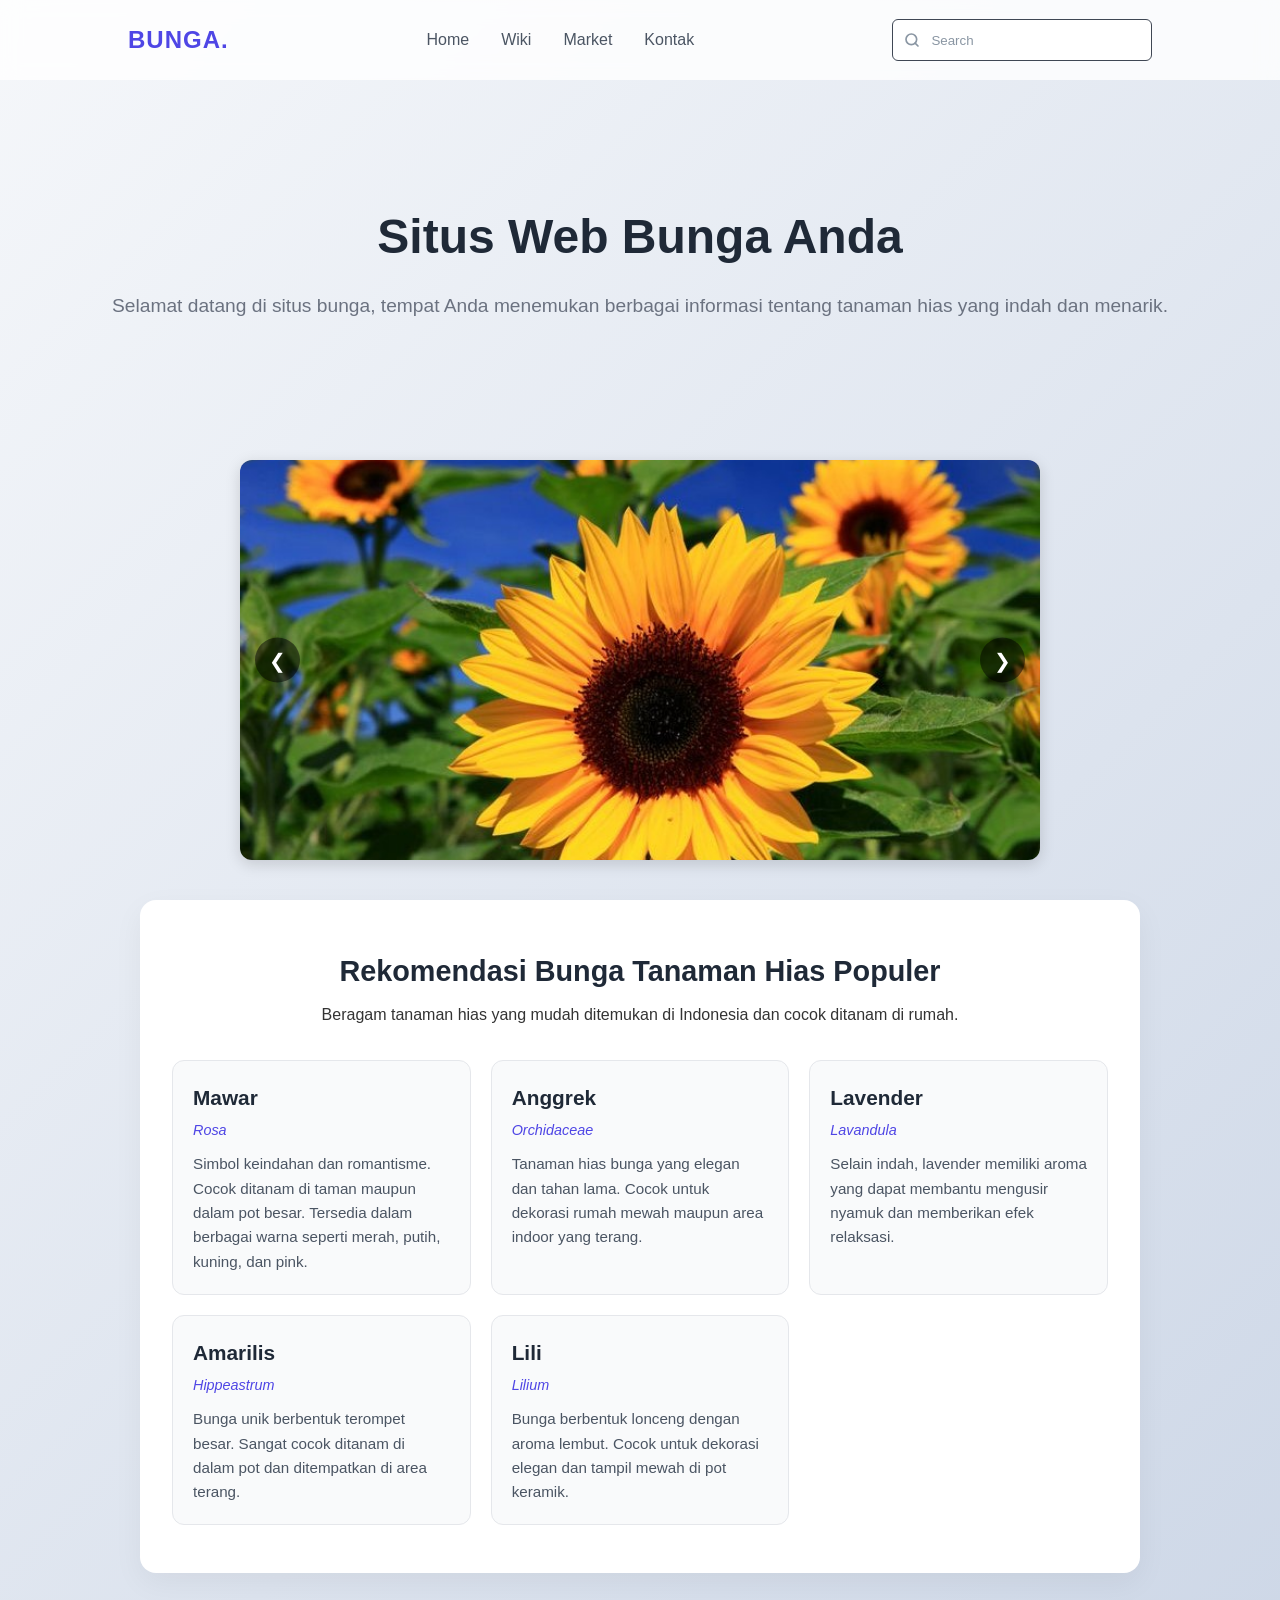
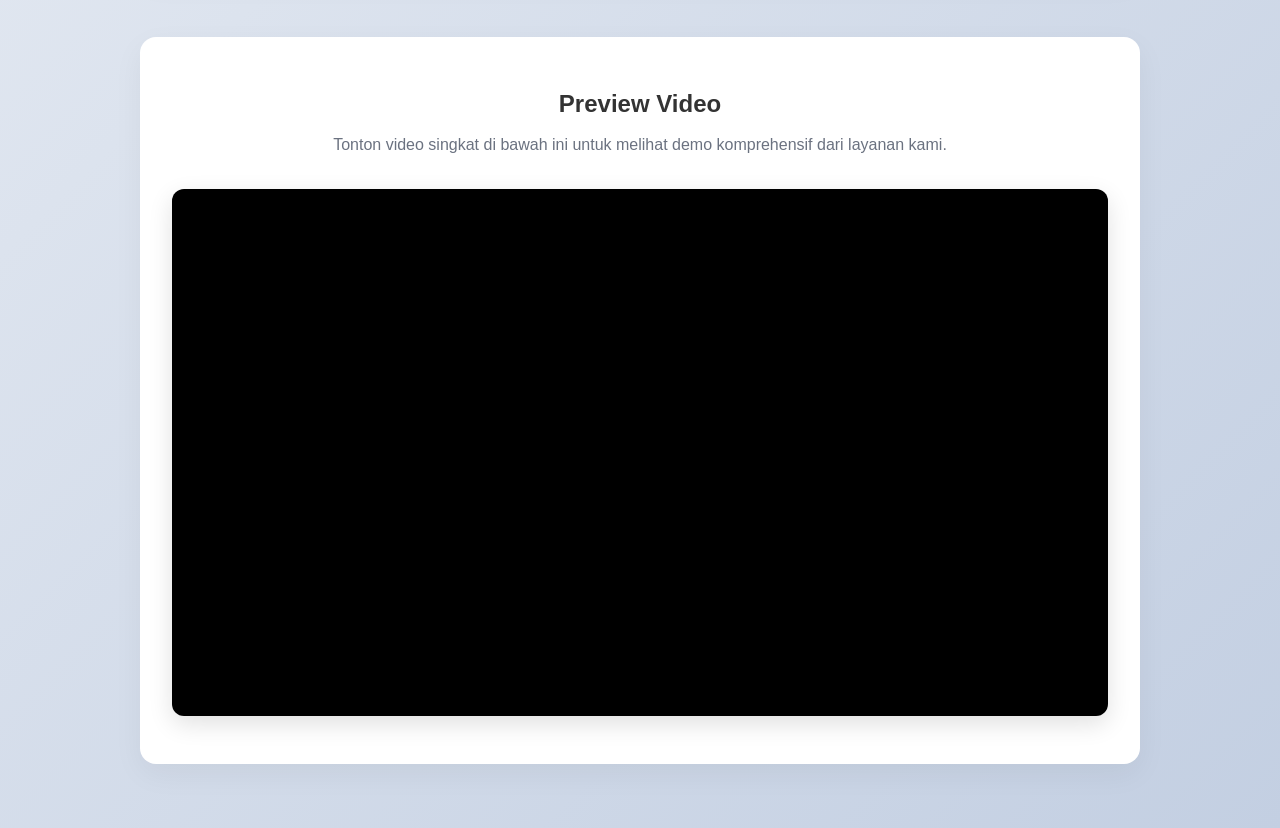
<file: tugasweb/index.html>
<!DOCTYPE html>
<html lang="id">
<head>
  <meta charset="UTF-8">
  <meta name="viewport" content="width=device-width, initial-scale=1.0">
  <title>Sticky Header & Slider Keren</title>
  <!-- Gabungan CSS Utama dan Font Awesome ditempatkan dengan benar di dalam HEAD -->
  <link rel="stylesheet" href="style.css"> 
  <link rel="stylesheet" href="https://cdnjs.cloudflare.com/ajax/libs/font-awesome/6.5.1/css/all.min.css">
</head>
<body>

  <!-- HEADER -->
  <header class="main-header" id="header">
    <a href="#" class="logo">BUNGA.</a>
    <nav>
      <ul class="nav-links">
        <li><a href="#" id="btn-home">Home</a></li>
        <li><a href="#" id="btn-fitur">Wiki</a></li>
        <li><a href="#" id="btn-harga">Market</a></li>
        <li><a href="#" id="btn-kontak">Kontak</a></li>
      </ul>
    </nav>

    <!-- SEARCH CONTAINER -->
    <div class="search-container">
      <span class="search-icon">
        <svg xmlns="http://www.w3.org/2000/svg" width="16" height="16" viewBox="0 0 24 24" fill="none" stroke="currentColor" stroke-width="2.5" stroke-linecap="round" stroke-linejoin="round"><circle cx="11" cy="11" r="8"></circle><line x1="21" y1="21" x2="16.65" y2="16.65"></line></svg>
      </span>
      <input type="text" id="search-input" class="search-input" placeholder="Search" autocomplete="off">
      
      <!-- DROPDOWN LIST -->
      <div id="search-dropdown" class="search-dropdown hidden">
        <div class="dropdown-section" style="margin-top: 10px;">
          <h3>Recent Searches</h3>
          <p class="no-recent">No recent searches</p>
        </div>
        <hr class="dropdown-divider">
        <div class="dropdown-section">
          <h3>Trending searches</h3>
          <ul class="trending-list">
            <li><a href="#">mawar</a></li>
            <li><a href="#">anggrek</a></li>
            <li><a href="#">lavender</a></li>
            <li><a href="#">amarilis</a></li>
            <li><a href="#">lili</a></li>          
          </ul>
        </div>
      </div>
    </div>
  </header>

  <!-- KONTEN UTAMA -->
  <main>
    <!-- HALAMAN 1 (Home) -->
    <div id="page-1">
      <section class="hero" id="home">
        <h1>Situs Web Bunga Anda</h1>
        <p>Selamat datang di situs bunga, tempat Anda menemukan berbagai informasi tentang tanaman hias yang indah dan menarik.</p>
      </section>

      <div class="slider-container">
        <div class="slider">
          <div class="slide"><img src="matahari.jpg" alt="Foto 1"></div>
          <div class="slide"><img src="bunga.jpg" alt="Foto 2"></div>
          <div class="slide"><img src="sakuraa.jpg" alt="Foto 3"></div>
        </div>
        <button class="btn btn-prev" id="btn-prev">&#10094;</button>
        <button class="btn btn-next" id="btn-next">&#10095;</button>
      </div>

      <section class="content-section" id="intro-harga">
        <div class="tanaman-header">
          <h1>Rekomendasi Bunga Tanaman Hias Populer</h1>
          <p>Beragam tanaman hias yang mudah ditemukan di Indonesia dan cocok ditanam di rumah.</p>
        </div>

        <div class="container">
          <div class="grid">
            <div class="card">
              <h2>Mawar</h2>
              <span class="latin">Rosa</span>
              <p>Simbol keindahan dan romantisme. Cocok ditanam di taman maupun dalam pot besar. Tersedia dalam berbagai warna seperti merah, putih, kuning, dan pink.</p>
            </div>

            <div class="card">
              <h2>Anggrek</h2>
              <span class="latin">Orchidaceae</span>
              <p>Tanaman hias bunga yang elegan dan tahan lama. Cocok untuk dekorasi rumah mewah maupun area indoor yang terang.</p>
            </div>

            <div class="card">
              <h2>Lavender</h2>
              <span class="latin">Lavandula</span>
              <p>Selain indah, lavender memiliki aroma yang dapat membantu mengusir nyamuk dan memberikan efek relaksasi.</p>
            </div>

            <div class="card">
              <h2>Amarilis</h2>
              <span class="latin">Hippeastrum</span>
              <p>Bunga unik berbentuk terompet besar. Sangat cocok ditanam di dalam pot dan ditempatkan di area terang.</p>
            </div>

            <div class="card">
              <h2>Lili</h2>
              <span class="latin">Lilium</span>
              <p>Bunga berbentuk lonceng dengan aroma lembut. Cocok untuk dekorasi elegan dan tampil mewah di pot keramik.</p>
            </div>
          </div>
        </div>
      </section>

      <section class="content-section video-section" id="preview-video">
        <h2>Preview Video</h2>
        <p>Tonton video singkat di bawah ini untuk melihat demo komprehensif dari layanan kami.</p>
        <div class="video-container">
         <iframe src="https://www.youtube.com/embed/Lj0x0yRcjLI" title="Beautiful Flowers cinematic video" frameborder="0" allow="accelerometer; autoplay; clipboard-write; encrypted-media; gyroscope; picture-in-picture; web-share" allowfullscreen></iframe>
        </div>
      </section>
    </div> 

    <!-- HALAMAN 2 (Fitur / Jenis Tanaman dengan Foto) -->
    <div id="page-2" class="hidden">
      <div class="page2-vertical-container">
        <!-- Kotak Header Atas -->
        <div class="card-vertical header-card">
          <h2>Jenis-Jenis Bunga Tanaman Hias Populer</h2>
          <p>Berikut adalah beragam jenis bunga tanaman hias yang populer, mudah ditemukan di Indonesia, dan sangat cocok untuk mempercantik lingkungan rumah Anda.</p>
        </div>

        <!-- Kartu 1: Mawar -->
        <a href="https://id.wikipedia.org/wiki/Mawar" target="_blank" class="card-vertical card-with-img link-card">
          <div class="card-img-wrapper">
            <img src="mawar(3).jpg" alt="Bunga Mawar">
          </div>
          <div class="card-text-content">
            <h2>Mawar (Rosa) <span class="arrow-icon">&rarr;</span></h2>
            <p>Simbol keindahan dan romantisme yang abadi. Cocok ditanam di taman terbuka maupun dalam pot besar. Memerlukan penyiraman rutin dan pemangkasan berkala agar bunganya tumbuh lebat dengan warna yang pekat.</p>
          </div>
        </a>

        <!-- Kartu 2: Anggrek -->
        <a href="https://id.wikipedia.org/wiki/Orchidaceae" target="_blank" class="card-vertical card-with-img link-card">
          <div class="card-img-wrapper">
            <img src="anggrek(1).jpg" alt="Bunga Anggrek">
          </div>
          <div class="card-text-content">
            <h2>Anggrek (Orchidaceae) <span class="arrow-icon">&rarr;</span></h2>
            <p>Tanaman hias elegan dengan kelopak bunga yang tahan lama. Anggrek sangat cocok diletakkan di area semi-indoor yang terang namun teduh. Kunci perawatannya adalah menjaga sirkulasi udara dan kelembapan media tanam.</p>
          </div>
        </a>

        <!-- Kartu 3: Lavender -->
        <a href="https://id.wikipedia.org/wiki/Lavender" target="_blank" class="card-vertical card-with-img link-card">
          <div class="card-img-wrapper">
            <img src="lavender(3).jpg" alt="Bunga Lavender">
          </div>
          <div class="card-text-content">
            <h2>Lavender (Lavandula) <span class="arrow-icon">&rarr;</span></h2>
            <p>Selain warnanya yang ungu menawan, lavender terkenal dengan aroma esensialnya yang menenangkan. Aroma alami ini sangat efektif membantu mengusir nyamuk, menjadikannya pilihan tanaman hias terbaik dekat jendela kamar.</p>
          </div>
        </a>

        <!-- Kartu 4: Amarilis -->
        <a href="https://id.wikipedia.org/wiki/Amarilis" target="_blank" class="card-vertical card-with-img link-card">
          <div class="card-img-wrapper">
            <img src="amarilis(3).jpg" alt="Bunga Amarilis">
          </div>
          <div class="card-text-content">
            <h2>Amarilis (Hippeastrum) <span class="arrow-icon">&rarr;</span></h2>
            <p>Memiliki karakteristik bunga berbentuk terompet besar yang mencolok. Tanaman umbi ini sangat menyukai sinar matahari pagi. Menggunakan media tanam yang porous sangat penting untuk mencegah pembusukan akar.</p>
          </div>
        </a>

        <!-- Kartu 5: Lili -->
        <a href="https://id.wikipedia.org/wiki/Lili" target="_blank" class="card-vertical card-with-img link-card">
          <div class="card-img-wrapper">
            <img src="lili(3).jpg" alt="Bunga Lili">
          </div>
          <div class="card-text-content">
            <h2>Lili (Lilium) <span class="arrow-icon">&rarr;</span></h2>
            <p>Bunga indah beraroma lembut yang melambangkan kesucian. Tampil sangat mewah saat ditanam di pot keramik minimalis. Pastikan media tanam lembap namun tidak tergenang air agar pertumbuhan umbinya maksimal.</p>
          </div>
        </a>
      </div>
    </div>

    <!-- HALAMAN 3 (Katalog Diskon Bunga - Grid 5 Kolom) -->
    <div id="page-3" class="hidden">
      <div class="shop-page-container">
        <!-- Header Halaman Katalog -->
        <div class="shop-header">
          <h2>Promo Spesial Koleksi Bunga</h2>
          <p>Dapatkan penawaran harga terbaik untuk tanaman hias favorit Anda hari ini.</p>
        </div>

        <!-- Grid Produk Berjejer Menyamping -->
        <div class="product-grid-5">
          <!-- Produk 1 -->
          <a href="https://url-shortener.me/NM6Z" target="_blank" class="product-card">
            <div class="product-img-box">
              <img src="mawar(3).jpg" alt="Bunga Mawar">
            </div>
            <div class="product-info">
              <span class="brand-name">MAWAR</span>
              <p class="product-title">Rosa - Tanaman Hias Bunga Mawar Cantik</p>
              <div class="price-container">
                <span class="product-price promo-price">Rp 67.915</span>
                <span class="old-price">Rp 79.900</span>
                <span class="discount-badge">-15% OFF</span>
              </div>
            </div>
          </a>

          <!-- Produk 2 -->
          <a href="https://url-shortener.me/NM6Y" target="_blank" class="product-card">
            <div class="product-img-box">
              <img src="anggrek(1).jpg" alt="Bunga Anggrek">
            </div>
            <div class="product-info">
              <span class="brand-name">ANGGREK</span>
              <p class="product-title">Orchidaceae - Anggrek Premium Eksklusif</p>
              <div class="price-container">
                <span class="product-price promo-price">Rp 74.925</span>
                <span class="old-price">Rp 99.900</span>
                <span class="discount-badge">-25% OFF</span>
              </div>
            </div>
          </a>

          <!-- Produk 3 -->
          <a href="https://url-shortener.me/NM73" target="_blank" class="product-card">
            <div class="product-img-box">
              <img src="lavender(3).jpg" alt="Bunga Lavender">
            </div>
            <div class="product-info">
              <span class="brand-name">LAVENDER</span>
              <p class="product-title">Lavandula - Lavender Aromaterapi Pengusir Nyamuk</p>
              <div class="price-container">
                <span class="product-price promo-price">Rp 39.950</span>
                <span class="old-price">Rp 79.900</span>
                <span class="discount-badge">-50% OFF</span>
              </div>
            </div>
          </a>

          <!-- Produk 4 -->
          <a href="https://url-shortener.me/NM74" target="_blank" class="product-card">
            <div class="product-img-box">
              <img src="amarilis(3).jpg" alt="Bunga Amarilis">
            </div>
            <div class="product-info">
              <span class="brand-name">AMARILIS</span>
              <p class="product-title">Hippeastrum - Bunga Amarilis Jingga Menawan</p>
              <div class="price-container">
                <span class="product-price promo-price">Rp 123.405</span>
                <span class="old-price">Rp 129.900</span>
                <span class="discount-badge">-5% OFF</span>
              </div>
            </div>
          </a>

          <!-- Produk 5 -->
          <a href="https://url-shortener.me/NM77" target="_blank" class="product-card">
            <div class="product-img-box">
              <img src="lili(3).jpg" alt="Bunga Lili">
            </div>
            <div class="product-info">
              <span class="brand-name">LILIUM</span>
              <p class="product-title">Lilium - Bunga Lili Putih Bersih Elegan</p>
              <div class="price-container">
                <span class="product-price promo-price">Rp 82.445</span>
                <span class="old-price">Rp 149.900</span>
                <span class="discount-badge">-45% OFF</span>
              </div>
            </div>
          </a>
        </div>
      </div>
    </div>

    <!-- HALAMAN 4 (Social Media Footer) -->
    <div id="page-4" class="hidden">
      <section class="gt-footer-section">
        <div class="gt-footer-container">
          <div class="gt-logo-wrapper">
            <span class="gt-logo-text">Social <span class="gt-logo-accent">Media</span></span>
          </div>
          <p class="gt-description">
            <span class="gt-highlight">Kontak</span> kami jika terdapat kendala atau pertanyaan. Kami selalu siap membantu Anda dengan layanan terbaik.
          </p>
          <div class="gt-social-grid">
            <a href="#" class="gt-icon-btn gt-discord" title="Discord"><i class="fa-brands fa-discord"></i></a>
            <a href="#" class="gt-icon-btn gt-instagram" title="Instagram"><i class="fa-brands fa-instagram"></i></a>
            <a href="#" class="gt-icon-btn gt-tiktok" title="TikTok"><i class="fa-brands fa-tiktok"></i></a>
            <a href="#" class="gt-icon-btn gt-twitch" title="Twitch"><i class="fa-brands fa-twitch"></i></a>
            <a href="#" class="gt-icon-btn gt-x" title="X"><i class="fa-brands fa-x-twitter"></i></a>
            <a href="#" class="gt-icon-btn gt-youtube" title="YouTube"><i class="fa-brands fa-youtube"></i></a>
            <a href="#" class="gt-icon-btn gt-facebook" title="Facebook"><i class="fa-brands fa-facebook-f"></i></a>
          </div>
        </div>
      </section>
    </div>
  </main>

  <!-- JAVASCRIPT LOGIC -->
  <script>
    document.addEventListener("DOMContentLoaded", function() {
      // 1. Sticky Header
      const header = document.getElementById('header');
      window.addEventListener('scroll', () => {
        if (window.scrollY > 50) {
          header.classList.add('scrolled');
        } else {
          header.classList.remove('scrolled');
        }
      });

      // 2. Slider Carousel
      let indeksSlide = 0;
      const slides = document.querySelectorAll('.slide');
      const totalSlides = slides.length;
      const slider = document.querySelector('.slider');
      const btnPrev = document.getElementById('btn-prev');
      const btnNext = document.getElementById('btn-next');
      let intervalSlide;

      function updateSlide() {
        slider.style.transform = `translateX(${-indeksSlide * 100}%)`;
      }

      function geserSlide(arah) {
        indeksSlide += arah;
        if (indeksSlide >= totalSlides) { indeksSlide = 0; }
        if (indeksSlide < 0) { indeksSlide = totalSlides - 1; }
        updateSlide();
      }

      function mulaiAutoplay() {
        intervalSlide = setInterval(() => {
          geserSlide(1);
        }, 3000);
      }

      function resetAutoplay() {
        clearInterval(intervalSlide);
        mulaiAutoplay();
      }

      btnPrev.addEventListener('click', () => { geserSlide(-1); resetAutoplay(); });
      btnNext.addEventListener('click', () => { geserSlide(1); resetAutoplay(); });

      mulaiAutoplay();

      // 3. Multi-Page Navigation
      const btnHome = document.getElementById('btn-home');
      const btnFitur = document.getElementById('btn-fitur');
      const btnHarga = document.getElementById('btn-harga');
      const btnKontak = document.getElementById('btn-kontak');

      const semuaHalaman = [
        document.getElementById('page-1'),
        document.getElementById('page-2'),
        document.getElementById('page-3'),
        document.getElementById('page-4')
      ];

      function tampilkanHalaman(indeksTarget) {
        semuaHalaman.forEach((halaman, indeks) => {
          if (indeks === indeksTarget) {
            halaman.classList.remove('hidden');
          } else {
            halaman.classList.add('hidden');
          }
        });
        window.scrollTo(0, 0);
      }

      btnHome.addEventListener('click', function(e) { e.preventDefault(); tampilkanHalaman(0); });
      btnFitur.addEventListener('click', function(e) { e.preventDefault(); tampilkanHalaman(1); });
      btnHarga.addEventListener('click', function(e) { e.preventDefault(); tampilkanHalaman(2); });
      btnKontak.addEventListener('click', function(e) { e.preventDefault(); tampilkanHalaman(3); });

      // 4. Search Dropdown
      const searchInput = document.getElementById('search-input');
      const searchDropdown = document.getElementById('search-dropdown');

      searchInput.addEventListener('focus', function() {
        searchDropdown.classList.remove('hidden');
      });

      document.addEventListener('click', function(e) {
        const diDalamAreaSearch = e.target.closest('.search-container');
        if (!diDalamAreaSearch) {
          searchDropdown.classList.add('hidden');
        }
      });
    });
  </script>
</body>
</html>
</file>
<file: tugasweb/style.css>
/* --- RESET & BASE STYLES --- */
* {
  margin: 0;
  padding: 0;
  box-sizing: border-box;
  font-family: 'Segoe UI', Tahoma, Geneva, Verdana, sans-serif;
}

body {
  background: linear-gradient(135deg, #f5f7fa 0%, #c3cfe2 100%);
  color: #333;
  line-height: 1.6;
}

/* --- STICKY HEADER UI --- */
.main-header {
  position: sticky;
  top: 0;
  left: 0;
  width: 100%;
  z-index: 1000;
  display: flex;
  justify-content: space-between;
  align-items: center;
  padding: 1.2rem 10%;
  background-color: rgba(255, 255, 255, 0.8);
  backdrop-filter: blur(10px);
  -webkit-backdrop-filter: blur(10px);
  transition: all 0.3s ease;
}

.main-header.scrolled {
  padding: 0.8rem 10%;
  background-color: rgba(255, 255, 255, 0.95);
  box-shadow: 0 4px 20px rgba(0, 0, 0, 0.08);
}

.logo {
  font-size: 1.5rem;
  font-weight: 700;
  color: #4f46e5;
  text-decoration: none;
  letter-spacing: 1px;
}

.nav-links {
  display: flex;
  list-style: none;
  gap: 2rem;
}

.nav-links a {
  text-decoration: none;
  color: #4b5563;
  font-weight: 500;
  transition: color 0.2s;
}

.nav-links a:hover {
  color: #4f46e5;
}

/* --- KONTEN HALAMAN (Untuk Demo Scroll) --- */
.hero {
  height: 40vh;
  display: flex;
  flex-direction: column;
  justify-content: center;
  align-items: center;
  text-align: center;
  padding: 0 1rem;
}

.hero h1 {
  font-size: 3rem;
  margin-bottom: 1rem;
  color: #1f2937;
}

.hero p {
  font-size: 1.2rem;
  color: #6b7280;
}

.tanaman-header {
  text-align: center;
  margin-bottom: 2rem;
}

.tanaman-header h1 {
  font-size: 1.8rem;
  color: #1f2937;
  margin-bottom: 0.5rem;
}

/* --- PERBAIKAN: GRID LAYOUT PADA HALAMAN 1 --- */
.container {
  width: 100%;
  max-width: 1200px;
  margin: 0 auto;
}

.grid {
  display: grid;
  grid-template-columns: repeat(auto-fit, minmax(220px, 1fr));
  gap: 20px;
}

.card {
  background: #f9fafb;
  padding: 20px;
  border-radius: 12px;
  border: 1px solid #e5e7eb;
  transition: transform 0.2s, box-shadow 0.2s;
}

.card:hover {
  transform: translateY(-5px);
  box-shadow: 0 10px 20px rgba(0,0,0,0.05);
}

.card h2 {
  font-size: 1.3rem;
  color: #1f2937;
  margin-bottom: 5px;
}

.card .latin {
  display: block;
  font-style: italic;
  color: #4f46e5;
  font-size: 0.9rem;
  margin-bottom: 10px;
}

.card p {
  font-size: 0.95rem;
  color: #4b5563;
}

.content-section {
  max-width: 1000px;
  margin: 0 auto;
  padding: 3rem 2rem;
  background: white;
  border-radius: 16px;
  margin-bottom: 4rem;
  box-shadow: 0 10px 30px rgba(0,0,0,0.05);
}

/* --- GAYA UNTUK FOTO SLIDER / CAROUSEL --- */
.slider-container {
  position: relative;
  max-width: 800px;
  width: 90%;
  margin: 20px auto 40px auto;
  overflow: hidden;
  border-radius: 12px;
  box-shadow: 0 4px 15px rgba(0,0,0,0.15);
}

.slider {
  display: flex;
  transition: transform 0.5s ease-in-out;
  width: 100%;
}

.slide {
  min-width: 100%;
  box-sizing: border-box;
}

.slide img {
  width: 100%;
  display: block;
  height: 400px; /* Diatur tingginya agar seragam */
  object-fit: cover;
}

/* Tombol Navigasi Kanan & Kiri */
.btn {
  position: absolute;
  top: 50%;
  transform: translateY(-50%);
  background-color: rgba(0, 0, 0, 0.5);
  color: white;
  border: none;
  width: 45px;
  height: 45px;
  cursor: pointer;
  font-size: 20px;
  border-radius: 50%;
  display: flex;
  justify-content: center;
  align-items: center;
  transition: background 0.3s;
  z-index: 10;
}

.btn:hover {
  background-color: rgba(0, 0, 0, 0.8);
}

.btn-prev { left: 15px; }
.btn-next { right: 15px; }

/* --- SEARCH BAR STYLE (Posisi Kanan) --- */
.search-container {
    position: relative;
    display: flex;
    align-items: center;
    width: 260px;
    flex-shrink: 0;
}

.search-input {
    width: 100%;
    height: 42px;
    padding: 0.5rem 1rem 0.5rem 2.4rem;
    background: #fff;
    color: #1f2937; 
    border: 1px solid #3f4754;
    border-radius: 6px;
    outline: none;
    transition: .2s;
}

.search-input::placeholder {
  color: #8a96a3;
  font-weight: 400;
}

.search-input:focus {
    border-color: #4f46e5;
    background-color: #fafafa;
    border-radius: 6px 6px 0 0;
    box-shadow: none;
}

.search-icon {
    position: absolute;
    left: 12px;
    color: #8a96a3;
    pointer-events: none;
    display: flex;
    align-items: center;
}

/* --- PREVIEW VIDEO STYLE --- */
.video-section {
  text-align: center;
}

.video-section h2 {
  margin-bottom: 0.5rem;
}

.video-section p {
  margin-bottom: 2rem;
  color: #6b7280;
}

.video-container {
  position: relative;
  width: 100%;
  padding-bottom: 56.25%;
  height: 0;
  overflow: hidden;
  border-radius: 12px;
  box-shadow: 0 8px 24px rgba(0, 0, 0, 0.12);
  background-color: #000;
}

.video-container iframe {
  position: absolute;
  top: 0;
  left: 0;
  width: 100%;
  height: 100%;
  border: none;
}

/* --- UTILITY FOR TOGGLE PAGE --- */
.hidden {
  display: none !important;
}

/* --- SEARCH DROPDOWN COMPONENT --- */
.search-dropdown {
    position: absolute;
    top: calc(100% - 1px);
    left: 0;
    width: 100%;
    background: #ffffff;
    border: 1px solid #3f4754;
    border-top: none;
    border-radius: 0 0 6px 6px;
    box-shadow: 0 10px 25px rgba(0, 0, 0, 0.1); 
    overflow: hidden;
    z-index: 9999;
}

.dropdown-section {
  padding: 0 16px;
}

.dropdown-section h3 {
  font-size: 0.75rem;
  text-transform: uppercase;
  color: #8a96a3;
  letter-spacing: 0.5px;
  margin-bottom: 8px;
  font-weight: 700;
}

.dropdown-section .no-recent {
  font-size: 0.85rem;
  color: #5f6b7a;
  margin-bottom: 4px;
}

.dropdown-divider {
  border: 0;
  border-top: 1px solid #3f4754;
  margin: 10px 0;
}

.trending-list {
  list-style: none;
  padding: 0;
  margin: 0;
}

.trending-list li {
  margin-bottom: 4px;
}

.trending-list li a {
  display: block;
  text-decoration: none;
  color: #858a8b;
  font-size: 0.95rem;
  padding: 6px 0;
  transition: color 0.2s ease;
}

.trending-list li a:hover {
  color: #4f46e5; 
}

/* --- GAYA KHUSUS PAGE 2 (KOTAK BERJEJER KE BAWAH DENGAN FOTO) --- */
.page2-vertical-container {
  display: flex;
  flex-direction: column;
  gap: 28px;
  max-width: 850px;
  margin: 4rem auto 4rem auto;
  padding: 0 1.5rem;
  width: 100%;
}

.card-vertical {
  background: #ffffff;
  border-radius: 20px;
  padding: 30px;
  box-shadow: 0 10px 30px rgba(0, 0, 0, 0.04);
  transition: transform 0.2s ease, box-shadow 0.2s ease;
  box-sizing: border-box;
}

.card-vertical:hover {
  transform: translateY(-3px);
  box-shadow: 0 12px 35px rgba(0, 0, 0, 0.08);
}

.card-vertical.header-card {
  border-left: 5px solid #4f46e5;
  padding: 40px;
}

.card-with-img {
  display: flex;
  align-items: center;
  gap: 30px;
}

.card-img-wrapper {
  flex: 0 0 220px;
  height: 160px;
  border-radius: 14px;
  overflow: hidden;
}

.card-img-wrapper img {
  width: 100%;
  height: 100%;
  object-fit: cover;
}

.card-text-content {
  flex: 1;
}

.card-vertical h2 {
  font-size: 22px;
  color: #1f2937;
  margin-top: 0;
  margin-bottom: 12px;
  font-weight: 700;
}

.card-vertical p {
  font-size: 15px;
  color: #4b5563;
  margin: 0;
  line-height: 1.6;
}

/* --- LINK CARD PAGE 2 --- */
.link-card {
  text-decoration: none;
  display: flex;
  align-items: center;
  gap: 30px;
  cursor: pointer;
  transition: transform 0.2s ease, background-color 0.2s ease, box-shadow 0.2s ease;
}

.link-card .card-text-content h2 {
  color: #1f2937;
  display: flex;
  align-items: center;
  justify-content: space-between;
}

.link-card .card-text-content p {
  color: #4b5563;
}

.link-card:hover {
  background-color: #f9fafb;
  transform: translateY(-4px);
  box-shadow: 0 12px 35px rgba(0, 0, 0, 0.08);
}

.link-card:hover .arrow-icon {
  transform: translateX(6px);
  color: #4f46e5;
}

.arrow-icon {
  display: inline-block;
  transition: transform 0.2s ease, color 0.2s ease;
  color: #9ca3af;
  font-size: 20px;
}

/* --- GAYA KHUSUS PAGE 4 (GROWTOPIA STYLE FOOTER) --- */
.gt-footer-section {
  max-width: 850px;
  margin: 4rem auto 4rem auto;
  padding: 0 1.5rem;
  width: 100%;
}

.gt-footer-container {
  background-color: #1c3b2b; 
  border-radius: 16px;
  padding: 40px;
  box-shadow: 0 10px 25px rgba(0, 0, 0, 0.15);
}

.gt-logo-wrapper {
  margin-bottom: 20px;
}

.gt-logo-text {
  font-size: 2.5rem;
  font-weight: 800;
  color: #ffffff; 
  text-shadow: 2px 2px 0px #000;
  letter-spacing: -1px;
}

.gt-logo-accent {
  color: #ffd700; /* Warna kuning emas accent khas game */
}

.gt-description {
  color: #ffffff;
  font-size: 16px;
  line-height: 1.7;
  margin-bottom: 35px;
  font-weight: 400;
  max-width: 760px;
}

.gt-highlight {
  color: #ffd700;
  font-weight: 600;
}

.gt-social-grid {
  display: flex;
  flex-wrap: wrap;
  gap: 12px;
}

.gt-icon-btn {
  display: inline-flex;
  justify-content: center;
  align-items: center;
  width: 52px;
  height: 52px;
  border: 2px solid #ffffff;
  border-radius: 8px;
  color: #ffffff;
  font-size: 22px;
  text-decoration: none;
  transition: transform 0.2s ease, filter 0.2s ease;
}

.gt-icon-btn:hover {
  transform: scale(1.08);
  filter: brightness(1.1);
}

.gt-discord { background-color: #5865F2; }
.gt-instagram { background: linear-gradient(45deg, #f09433 0%, #e6683c 25%, #dc2743 50%, #cc2366 75%, #bc1888 100%); }
.gt-tiktok { background-color: #000000; }
.gt-twitch { background-color: #9146FF; }
.gt-x { background-color: #14171A; }
.gt-youtube { background-color: #FF0000; }
.gt-facebook { background-color: #1877F2; }

/* --- LAYOUT UTAMA KATALOG SHOP (GRID 5 KOLOM) --- */
.shop-page-container {
  max-width: 1280px;
  margin: 4rem auto 4rem auto;
  padding: 0 1.5rem;
  width: 100%;
}

.shop-header {
  margin-bottom: 30px;
  text-align: left;
}

.shop-header h2 {
  font-size: 24px;
  color: #1f2937;
  font-weight: 700;
  margin-bottom: 6px;
}

.shop-header p {
  font-size: 14px;
  color: #6b7280;
}

.product-grid-5 {
  display: grid;
  grid-template-columns: repeat(5, 1fr);
  gap: 20px;
}

.product-card {
  background: #ffffff;
  display: flex;
  flex-direction: column;
  text-decoration: none;
  color: unset;
  cursor: pointer;
  transition: transform 0.2s ease;
  border-radius: 8px;
  overflow: hidden;
  box-shadow: 0 4px 10px rgba(0,0,0,0.03);
}

.product-card:hover {
  transform: translateY(-4px);
  box-shadow: 0 8px 20px rgba(0,0,0,0.08);
}

.product-img-box {
  width: 100%;
  aspect-ratio: 3 / 4;
  background-color: #e5e5e5; 
  overflow: hidden;
  display: flex;
  justify-content: center;
  align-items: center;
}

.product-img-box img {
  width: 100%;
  height: 100%;
  object-fit: cover;
}

.product-info {
  padding: 12px;
  display: flex;
  flex-direction: column;
  gap: 4px;
}

.brand-name {
  font-size: 12px;
  font-weight: 700;
  color: #4f46e5;
  letter-spacing: 0.5px;
}

.product-title {
  font-size: 13.5px;
  color: #333;
  line-height: 1.4;
  margin: 0;
  display: -webkit-box;
  -webkit-line-clamp: 2;
  -webkit-box-orient: vertical;
  overflow: hidden;
  height: 38px;
}

.price-container {
  display: flex;
  flex-direction: column;
  gap: 2px;
  margin-top: 5px;
}

.product-price {
  font-size: 15px;
  font-weight: 700;
}

.promo-price {
  color: #e52e40;
}

.old-price {
  font-size: 12px;
  color: #999999;
  text-decoration: line-through;
}

.discount-badge {
  align-self: flex-start;
  background-color: #ff0022;
  color: #ffffff;
  font-size: 10px;
  font-weight: 700;
  padding: 2px 6px;
  border-radius: 3px;
  margin-top: 2px;
}

/* --- MEDIA QUERIES RESPONSIVE MEDIA --- */
@media (max-width: 1024px) {
  .product-grid-5 {
    grid-template-columns: repeat(3, 1fr);
  }
  .main-header {
    padding: 1.2rem 5%;
  }
}

@media (max-width: 768px) {
  .main-header {
    flex-direction: column;
    gap: 15px;
    padding: 1rem;
  }
  .nav-links {
    gap: 1.2rem;
  }
  .search-container {
    width: 100%;
  }
}

@media (max-width: 650px) {
  .card-with-img, .link-card {
    flex-direction: column;
    align-items: flex-start;
    gap: 20px;
  }
  .card-img-wrapper {
    width: 100%;
    flex: none;
    height: 200px;
  }
}

@media (max-width: 640px) {
  .product-grid-5 {
    grid-template-columns: repeat(2, 1fr);
    gap: 12px;
  }
}
</file>
